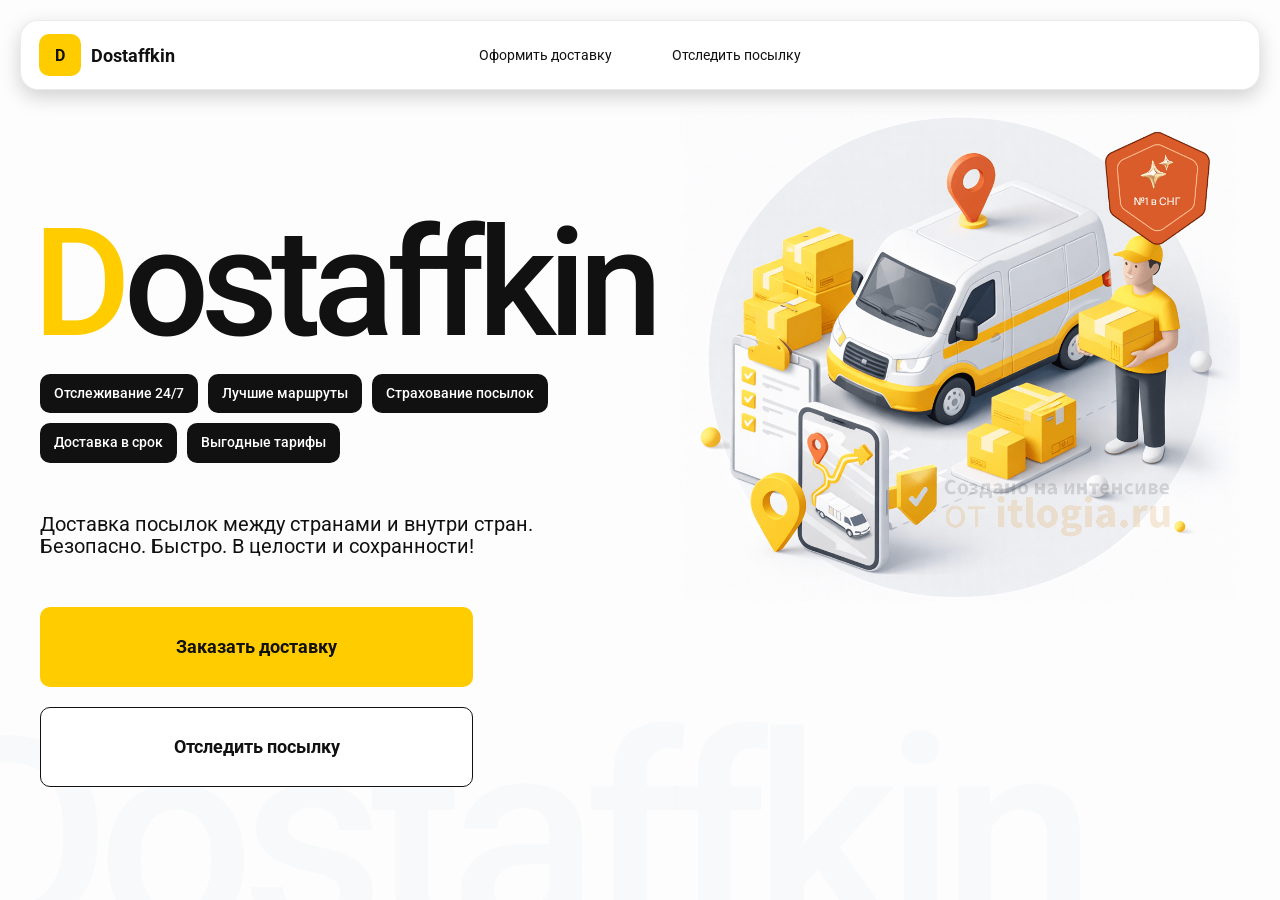
<file: index.html>
<!doctype html>
<html lang="ru">

<head>
    <meta charset="utf-8" />
    <meta name="viewport" content="width=device-width,initial-scale=1,maximum-scale=1,user-scalable=0" />
    <title>Dostaffkin — Доставка посылок между странами и внутри стран. Безопасно. Быстро. В целости и сохранности!
    </title>
    <link href="styles\index.css" rel="stylesheet" />
    <link href="styles\index_adapt.css" rel="stylesheet" />
    <link href="styles\base_adapt.css" rel="stylesheet" />
    <link href="styles\base.css" rel="stylesheet" />
</head>

<body>

    <div class="container">
        <header class="header">
            <a class="header-brand" href="#">
                <div class="header-logo">D</div>
                <div class="header-title">Dostaffkin</div>
            </a>
            <nav class="header-menu">
                <a class="header-link" href="./order.html">Оформить <span>доставку</span></a>
                <a class="header-link" href="./track.html">Отследить <span>посылку</span></a>
            </nav>
        </header>
        <main class="main">
            <section class="main-info">
                <div class="main-title">
                    <span>D</span>ostaffkin
                </div>
                <div class="main-features">
                    <div class="main-feature">Отслеживание 24/7</div>
                    <div class="main-feature">Лучшие маршруты</div>
                    <div class="main-feature">Страхование посылок</div>
                    <div class="main-feature">Доставка в срок</div>
                    <div class="main-feature">Выгодные тарифы</div>
                </div>
                <div class="main-description">
                    Доставка посылок между странами и внутри стран.
                    Безопасно. Быстро. В целости и сохранности!
                </div>
                <div class="main-actions">
                    <a class="button" type="button" href="./order.html">Заказать доставку</a>
                    <a class="button button-white" type="button" href="./track.html">Отследить посылку</a>
                </div>
            </section>
            <div class="main-title-ghost">Dostaffkin</div>
            <section class="main-image">
                <img src="images/main-image.png" alt="Main image" />
            </section>
        </main>
    </div>
</body>

</html>
</file>
